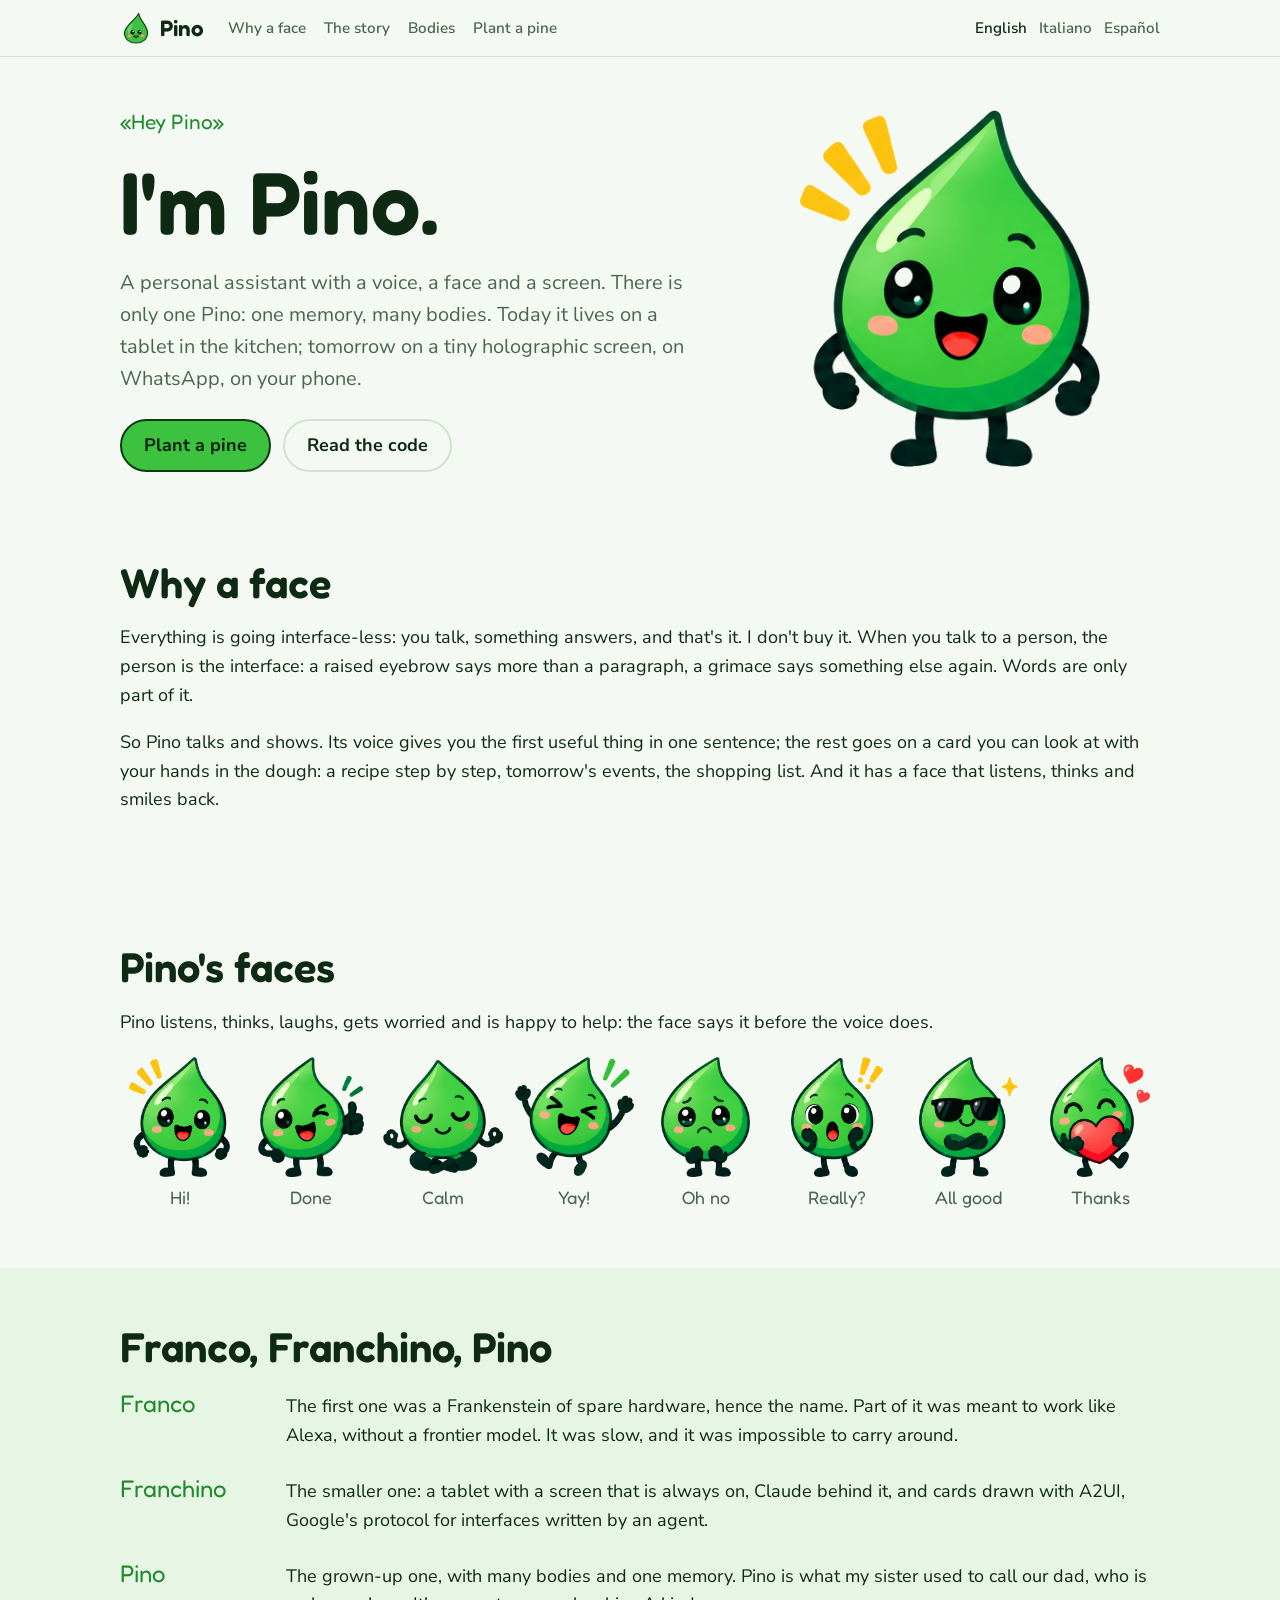
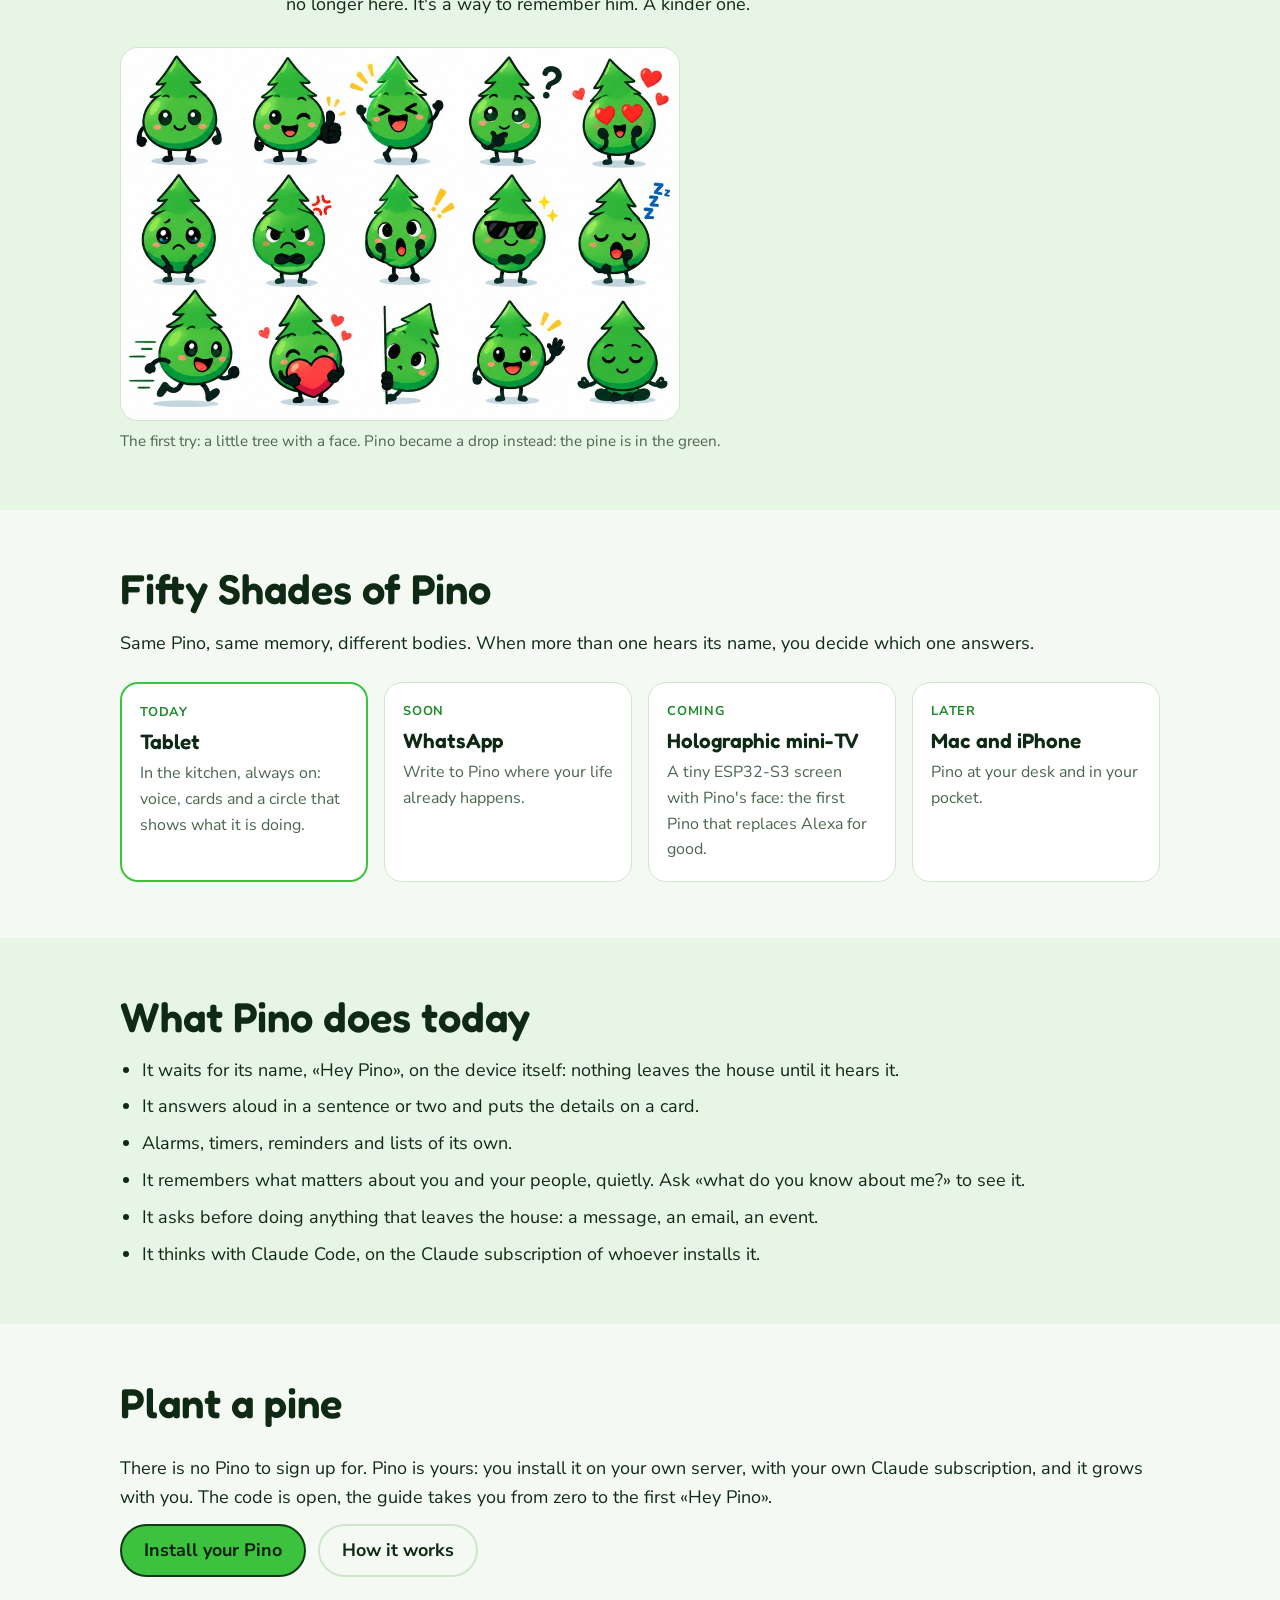
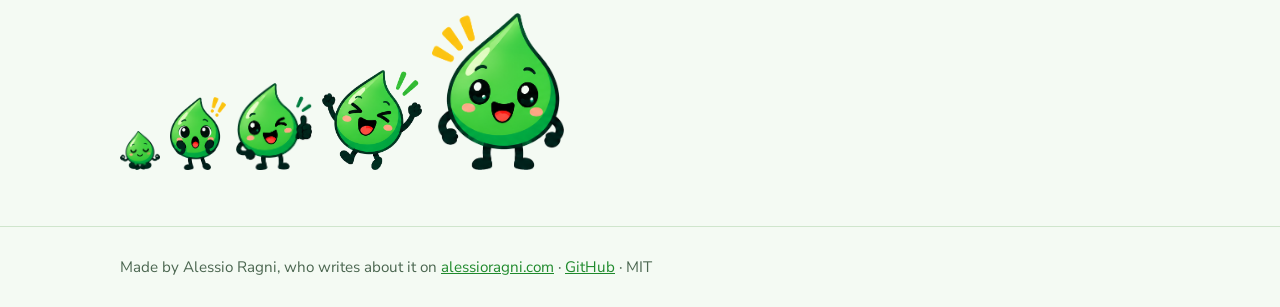
<file: site/index.html>
<!doctype html>
<html lang="en">
<head>
<meta charset="utf-8">
<meta name="viewport" content="width=device-width, initial-scale=1, viewport-fit=cover">
<title>Pino</title>
<meta name="description" content="Pino is a personal assistant with a voice, a face and a screen. One Pino, one memory, many bodies.">
<meta property="og:title" content="Pino">
<meta property="og:description" content="Pino is a personal assistant with a voice, a face and a screen. One Pino, one memory, many bodies.">
<meta property="og:image" content="https://iampino.com/pino.png">
<meta name="twitter:card" content="summary_large_image">
<link rel="alternate" hreflang="en" href="https://iampino.com/">
<link rel="alternate" hreflang="it" href="https://iampino.com/it/">
<link rel="alternate" hreflang="es" href="https://iampino.com/es/">
<link rel="icon" href="pino.svg" type="image/svg+xml">
<link rel="preconnect" href="https://fonts.googleapis.com">
<link rel="stylesheet" href="https://fonts.googleapis.com/css2?family=Fredoka:wght@500;600&family=Nunito+Sans:wght@400;600;700&display=swap">
<link rel="stylesheet" href="style.css">
</head>
<body>
<header class="top"><div class="wrap bar">
  <a class="brand" href=""><img src="pino.svg" alt="" width="32" height="32"> Pino</a>
  <nav><a href="#why">Why a face</a><a href="#story">The story</a><a href="#bodies">Bodies</a><a href="#plant">Plant a pine</a></nav>
  <div class="langs"><a href="" hreflang="en" aria-current="page">English</a> <a href="it/" hreflang="it">Italiano</a> <a href="es/" hreflang="es">Español</a></div>
</div></header>

<main>
<section class="hero"><div class="wrap hero-grid">
  <div class="hero-text">
    <p class="kicker">«Hey Pino»</p>
    <h1>I'm Pino.</h1>
    <p class="lead">A personal assistant with a voice, a face and a screen. There is only one Pino: one memory, many bodies. Today it lives on a tablet in the kitchen; tomorrow on a tiny holographic screen, on WhatsApp, on your phone.</p>
    <p class="ctas"><a class="btn" href="#plant">Plant a pine</a><a class="btn ghost" href="https://github.com/alessio-ragni/pino">Read the code</a></p>
  </div>
  <div class="hero-pino"><img src="img/pino-hello.png" alt="Pino" width="315" height="389"></div>
</div></section>

<section id="why"><div class="wrap"><h2>Why a face</h2><p>Everything is going interface-less: you talk, something answers, and that's it. I don't buy it. When you talk to a person, the person is the interface: a raised eyebrow says more than a paragraph, a grimace says something else again. Words are only part of it.</p><p>So Pino talks and shows. Its voice gives you the first useful thing in one sentence; the rest goes on a card you can look at with your hands in the dough: a recipe step by step, tomorrow's events, the shopping list. And it has a face that listens, thinks and smiles back.</p></div></section>

<section id="faces"><div class="wrap"><h2>Pino's faces</h2><p>Pino listens, thinks, laughs, gets worried and is happy to help: the face says it before the voice does.</p><div class="faces"><figure><img src="img/pino-hello.png" alt="Pino: Hi!" loading="lazy"><figcaption>Hi!</figcaption></figure><figure><img src="img/pino-thumbsup.png" alt="Pino: Done" loading="lazy"><figcaption>Done</figcaption></figure><figure><img src="img/pino-calm.png" alt="Pino: Calm" loading="lazy"><figcaption>Calm</figcaption></figure><figure><img src="img/pino-joy.png" alt="Pino: Yay!" loading="lazy"><figcaption>Yay!</figcaption></figure><figure><img src="img/pino-sad.png" alt="Pino: Oh no" loading="lazy"><figcaption>Oh no</figcaption></figure><figure><img src="img/pino-wow.png" alt="Pino: Really?" loading="lazy"><figcaption>Really?</figcaption></figure><figure><img src="img/pino-cool.png" alt="Pino: All good" loading="lazy"><figcaption>All good</figcaption></figure><figure><img src="img/pino-love.png" alt="Pino: Thanks" loading="lazy"><figcaption>Thanks</figcaption></figure></div></div></section>

<section id="story" class="tint"><div class="wrap"><h2>Franco, Franchino, Pino</h2><ol class="story"><li><span class="step">Franco</span><p>The first one was a Frankenstein of spare hardware, hence the name. Part of it was meant to work like Alexa, without a frontier model. It was slow, and it was impossible to carry around.</p></li><li><span class="step">Franchino</span><p>The smaller one: a tablet with a screen that is always on, Claude behind it, and cards drawn with A2UI, Google's protocol for interfaces written by an agent.</p></li><li><span class="step">Pino</span><p>The grown-up one, with many bodies and one memory. Pino is what my sister used to call our dad, who is no longer here. It's a way to remember him. A kinder one.</p></li></ol>
<figure class="first-try"><img src="img/first-try.jpg" alt="" loading="lazy"><figcaption>The first try: a little tree with a face. Pino became a drop instead: the pine is in the green.</figcaption></figure></div></section>

<section id="bodies"><div class="wrap"><h2>Fifty Shades of Pino</h2><p>Same Pino, same memory, different bodies. When more than one hears its name, you decide which one answers.</p><div class="bodies"><article class="body now"><span class="when">Today</span><h3>Tablet</h3><p>In the kitchen, always on: voice, cards and a circle that shows what it is doing.</p></article><article class="body"><span class="when">Soon</span><h3>WhatsApp</h3><p>Write to Pino where your life already happens.</p></article><article class="body"><span class="when">Coming</span><h3>Holographic mini-TV</h3><p>A tiny ESP32-S3 screen with Pino's face: the first Pino that replaces Alexa for good.</p></article><article class="body"><span class="when">Later</span><h3>Mac and iPhone</h3><p>Pino at your desk and in your pocket.</p></article></div></div></section>

<section class="tint"><div class="wrap"><h2>What Pino does today</h2><ul class="does"><li>It waits for its name, «Hey Pino», on the device itself: nothing leaves the house until it hears it.</li><li>It answers aloud in a sentence or two and puts the details on a card.</li><li>Alarms, timers, reminders and lists of its own.</li><li>It remembers what matters about you and your people, quietly. Ask «what do you know about me?» to see it.</li><li>It asks before doing anything that leaves the house: a message, an email, an event.</li><li>It thinks with Claude Code, on the Claude subscription of whoever installs it.</li></ul></div></section>

<section id="plant"><div class="wrap plant">
  <h2>Plant a pine</h2>
  <p>There is no Pino to sign up for. Pino is yours: you install it on your own server, with your own Claude subscription, and it grows with you. The code is open, the guide takes you from zero to the first «Hey Pino».</p>
  <p class="ctas"><a class="btn" href="https://github.com/alessio-ragni/pino/blob/main/docs/deployment.md">Install your Pino</a><a class="btn ghost" href="https://github.com/alessio-ragni/pino/blob/main/docs/how-it-works.md">How it works</a></p>
  <div class="forest" aria-hidden="true"><img src="img/pino-calm.png" alt=""><img src="img/pino-wow.png" alt=""><img src="img/pino-thumbsup.png" alt=""><img src="img/pino-joy.png" alt=""><img src="img/pino-hello.png" alt=""></div>
</div></section>
</main>

<footer><div class="wrap">Made by Alessio Ragni, who writes about it on <a href="https://alessioragni.com">alessioragni.com</a> · <a href="https://github.com/alessio-ragni/pino">GitHub</a> · MIT</div></footer>
</body>
</html>
</file>
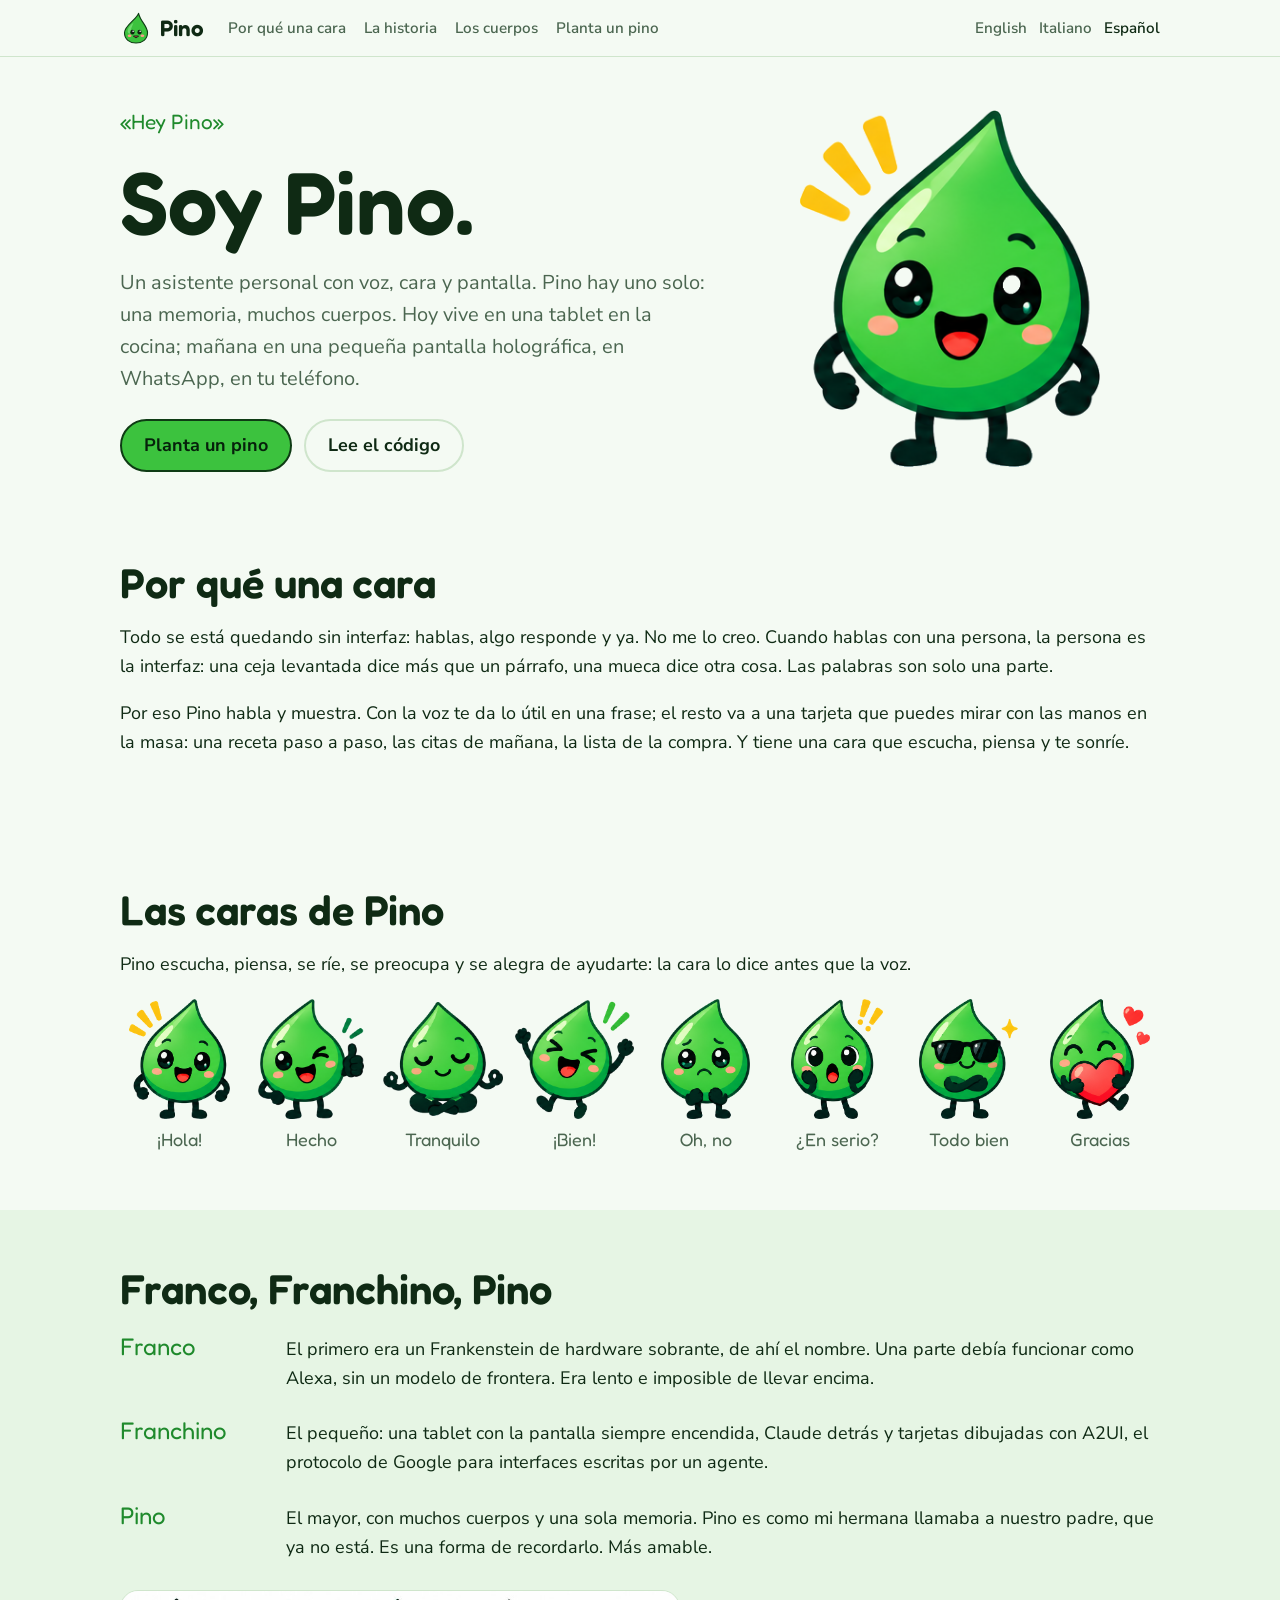
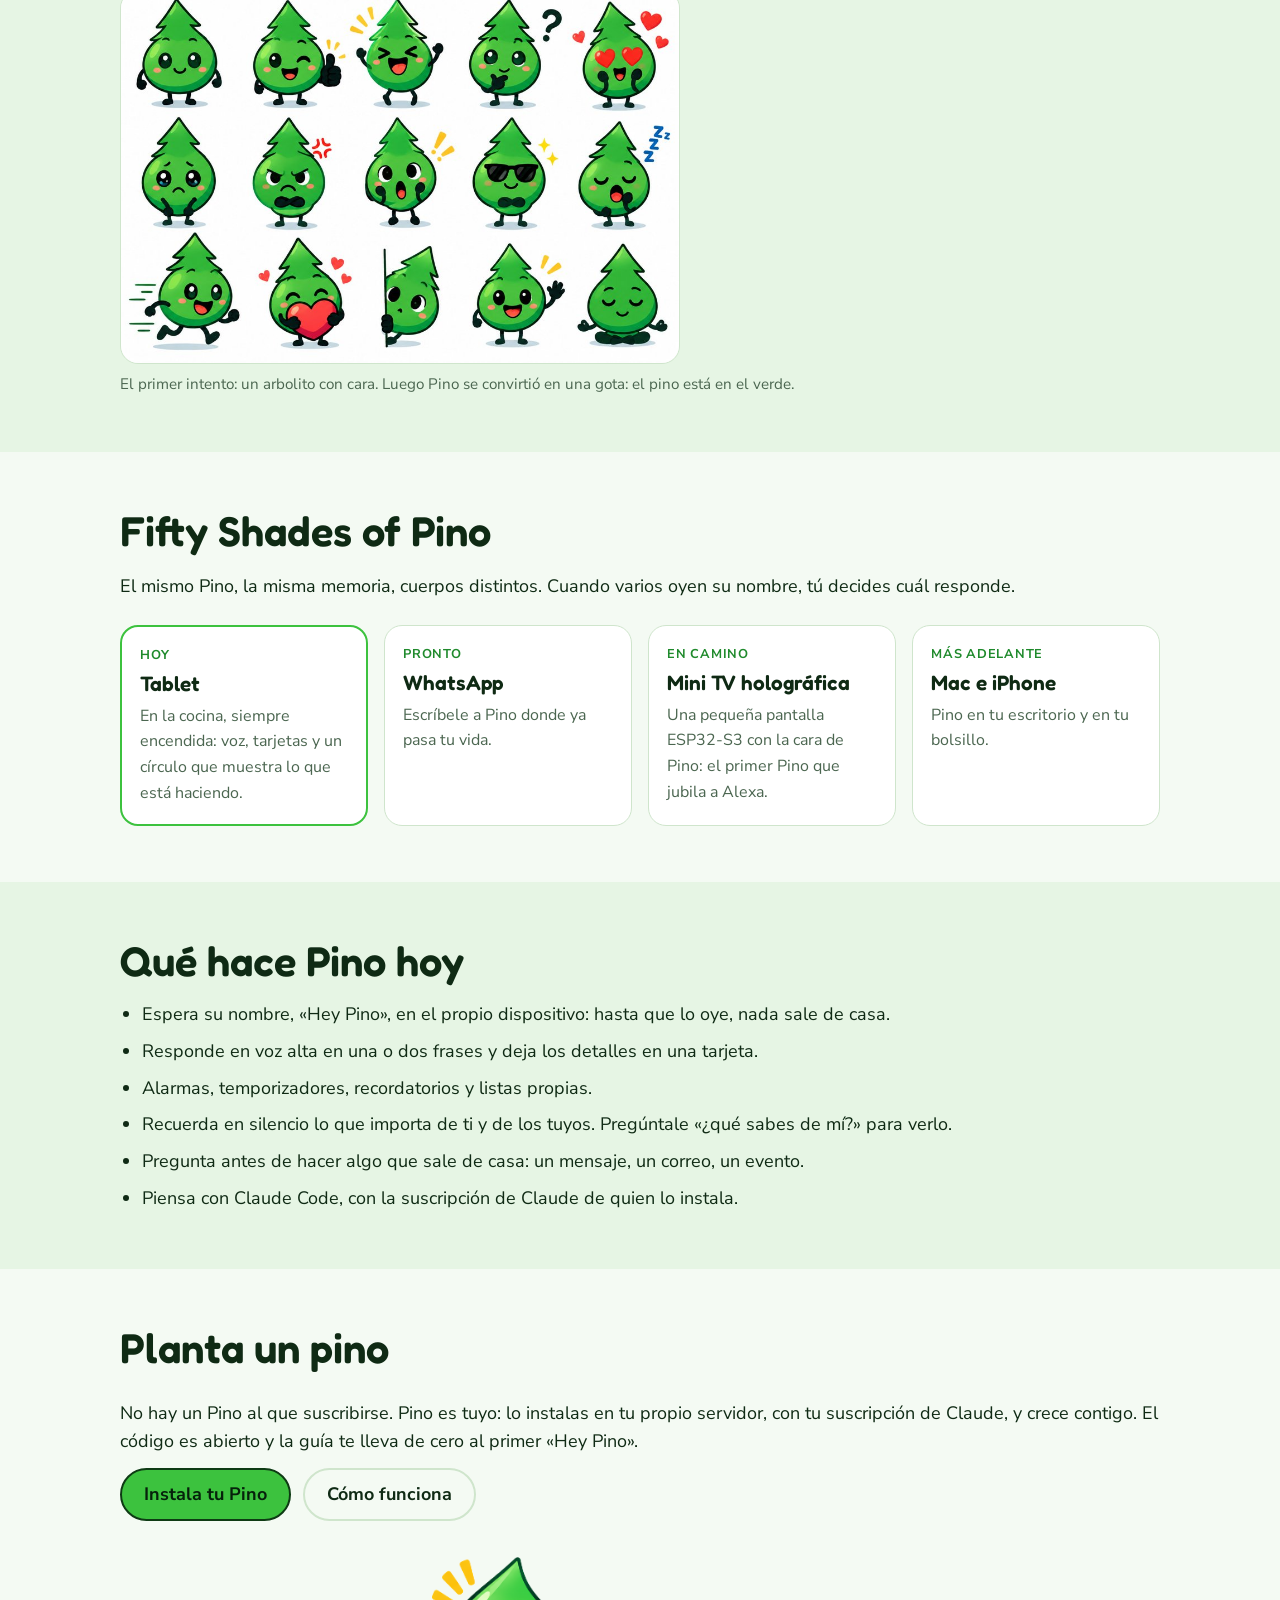
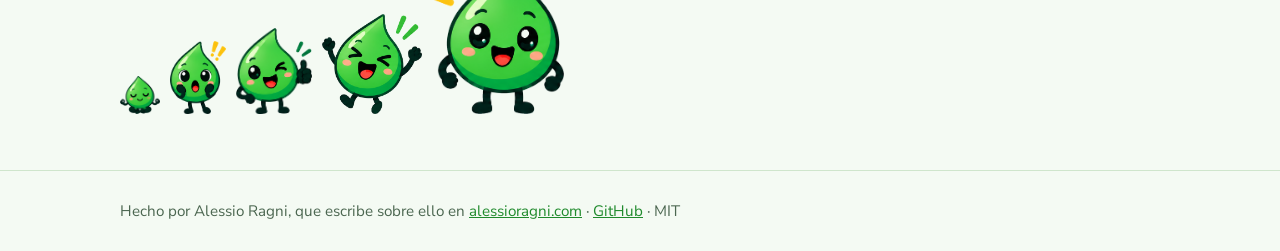
<file: site/es/index.html>
<!doctype html>
<html lang="es">
<head>
<meta charset="utf-8">
<meta name="viewport" content="width=device-width, initial-scale=1, viewport-fit=cover">
<title>Pino</title>
<meta name="description" content="Pino es un asistente personal con voz, cara y pantalla. Un solo Pino, una sola memoria, muchos cuerpos.">
<meta property="og:title" content="Pino">
<meta property="og:description" content="Pino es un asistente personal con voz, cara y pantalla. Un solo Pino, una sola memoria, muchos cuerpos.">
<meta property="og:image" content="https://iampino.com/pino.png">
<meta name="twitter:card" content="summary_large_image">
<link rel="alternate" hreflang="en" href="https://iampino.com/">
<link rel="alternate" hreflang="it" href="https://iampino.com/it/">
<link rel="alternate" hreflang="es" href="https://iampino.com/es/">
<link rel="icon" href="../pino.svg" type="image/svg+xml">
<link rel="preconnect" href="https://fonts.googleapis.com">
<link rel="stylesheet" href="https://fonts.googleapis.com/css2?family=Fredoka:wght@500;600&family=Nunito+Sans:wght@400;600;700&display=swap">
<link rel="stylesheet" href="../style.css">
</head>
<body>
<header class="top"><div class="wrap bar">
  <a class="brand" href="../es/"><img src="../pino.svg" alt="" width="32" height="32"> Pino</a>
  <nav><a href="#why">Por qué una cara</a><a href="#story">La historia</a><a href="#bodies">Los cuerpos</a><a href="#plant">Planta un pino</a></nav>
  <div class="langs"><a href="../" hreflang="en">English</a> <a href="../it/" hreflang="it">Italiano</a> <a href="../es/" hreflang="es" aria-current="page">Español</a></div>
</div></header>

<main>
<section class="hero"><div class="wrap hero-grid">
  <div class="hero-text">
    <p class="kicker">«Hey Pino»</p>
    <h1>Soy Pino.</h1>
    <p class="lead">Un asistente personal con voz, cara y pantalla. Pino hay uno solo: una memoria, muchos cuerpos. Hoy vive en una tablet en la cocina; mañana en una pequeña pantalla holográfica, en WhatsApp, en tu teléfono.</p>
    <p class="ctas"><a class="btn" href="#plant">Planta un pino</a><a class="btn ghost" href="https://github.com/alessio-ragni/pino">Lee el código</a></p>
  </div>
  <div class="hero-pino"><img src="../img/pino-hello.png" alt="Pino" width="315" height="389"></div>
</div></section>

<section id="why"><div class="wrap"><h2>Por qué una cara</h2><p>Todo se está quedando sin interfaz: hablas, algo responde y ya. No me lo creo. Cuando hablas con una persona, la persona es la interfaz: una ceja levantada dice más que un párrafo, una mueca dice otra cosa. Las palabras son solo una parte.</p><p>Por eso Pino habla y muestra. Con la voz te da lo útil en una frase; el resto va a una tarjeta que puedes mirar con las manos en la masa: una receta paso a paso, las citas de mañana, la lista de la compra. Y tiene una cara que escucha, piensa y te sonríe.</p></div></section>

<section id="faces"><div class="wrap"><h2>Las caras de Pino</h2><p>Pino escucha, piensa, se ríe, se preocupa y se alegra de ayudarte: la cara lo dice antes que la voz.</p><div class="faces"><figure><img src="../img/pino-hello.png" alt="Pino: ¡Hola!" loading="lazy"><figcaption>¡Hola!</figcaption></figure><figure><img src="../img/pino-thumbsup.png" alt="Pino: Hecho" loading="lazy"><figcaption>Hecho</figcaption></figure><figure><img src="../img/pino-calm.png" alt="Pino: Tranquilo" loading="lazy"><figcaption>Tranquilo</figcaption></figure><figure><img src="../img/pino-joy.png" alt="Pino: ¡Bien!" loading="lazy"><figcaption>¡Bien!</figcaption></figure><figure><img src="../img/pino-sad.png" alt="Pino: Oh, no" loading="lazy"><figcaption>Oh, no</figcaption></figure><figure><img src="../img/pino-wow.png" alt="Pino: ¿En serio?" loading="lazy"><figcaption>¿En serio?</figcaption></figure><figure><img src="../img/pino-cool.png" alt="Pino: Todo bien" loading="lazy"><figcaption>Todo bien</figcaption></figure><figure><img src="../img/pino-love.png" alt="Pino: Gracias" loading="lazy"><figcaption>Gracias</figcaption></figure></div></div></section>

<section id="story" class="tint"><div class="wrap"><h2>Franco, Franchino, Pino</h2><ol class="story"><li><span class="step">Franco</span><p>El primero era un Frankenstein de hardware sobrante, de ahí el nombre. Una parte debía funcionar como Alexa, sin un modelo de frontera. Era lento e imposible de llevar encima.</p></li><li><span class="step">Franchino</span><p>El pequeño: una tablet con la pantalla siempre encendida, Claude detrás y tarjetas dibujadas con A2UI, el protocolo de Google para interfaces escritas por un agente.</p></li><li><span class="step">Pino</span><p>El mayor, con muchos cuerpos y una sola memoria. Pino es como mi hermana llamaba a nuestro padre, que ya no está. Es una forma de recordarlo. Más amable.</p></li></ol>
<figure class="first-try"><img src="../img/first-try.jpg" alt="" loading="lazy"><figcaption>El primer intento: un arbolito con cara. Luego Pino se convirtió en una gota: el pino está en el verde.</figcaption></figure></div></section>

<section id="bodies"><div class="wrap"><h2>Fifty Shades of Pino</h2><p>El mismo Pino, la misma memoria, cuerpos distintos. Cuando varios oyen su nombre, tú decides cuál responde.</p><div class="bodies"><article class="body now"><span class="when">Hoy</span><h3>Tablet</h3><p>En la cocina, siempre encendida: voz, tarjetas y un círculo que muestra lo que está haciendo.</p></article><article class="body"><span class="when">Pronto</span><h3>WhatsApp</h3><p>Escríbele a Pino donde ya pasa tu vida.</p></article><article class="body"><span class="when">En camino</span><h3>Mini TV holográfica</h3><p>Una pequeña pantalla ESP32-S3 con la cara de Pino: el primer Pino que jubila a Alexa.</p></article><article class="body"><span class="when">Más adelante</span><h3>Mac e iPhone</h3><p>Pino en tu escritorio y en tu bolsillo.</p></article></div></div></section>

<section class="tint"><div class="wrap"><h2>Qué hace Pino hoy</h2><ul class="does"><li>Espera su nombre, «Hey Pino», en el propio dispositivo: hasta que lo oye, nada sale de casa.</li><li>Responde en voz alta en una o dos frases y deja los detalles en una tarjeta.</li><li>Alarmas, temporizadores, recordatorios y listas propias.</li><li>Recuerda en silencio lo que importa de ti y de los tuyos. Pregúntale «¿qué sabes de mí?» para verlo.</li><li>Pregunta antes de hacer algo que sale de casa: un mensaje, un correo, un evento.</li><li>Piensa con Claude Code, con la suscripción de Claude de quien lo instala.</li></ul></div></section>

<section id="plant"><div class="wrap plant">
  <h2>Planta un pino</h2>
  <p>No hay un Pino al que suscribirse. Pino es tuyo: lo instalas en tu propio servidor, con tu suscripción de Claude, y crece contigo. El código es abierto y la guía te lleva de cero al primer «Hey Pino».</p>
  <p class="ctas"><a class="btn" href="https://github.com/alessio-ragni/pino/blob/main/docs/deployment.md">Instala tu Pino</a><a class="btn ghost" href="https://github.com/alessio-ragni/pino/blob/main/docs/how-it-works.md">Cómo funciona</a></p>
  <div class="forest" aria-hidden="true"><img src="../img/pino-calm.png" alt=""><img src="../img/pino-wow.png" alt=""><img src="../img/pino-thumbsup.png" alt=""><img src="../img/pino-joy.png" alt=""><img src="../img/pino-hello.png" alt=""></div>
</div></section>
</main>

<footer><div class="wrap">Hecho por Alessio Ragni, que escribe sobre ello en <a href="https://alessioragni.com">alessioragni.com</a> · <a href="https://github.com/alessio-ragni/pino">GitHub</a> · MIT</div></footer>
</body>
</html>
</file>
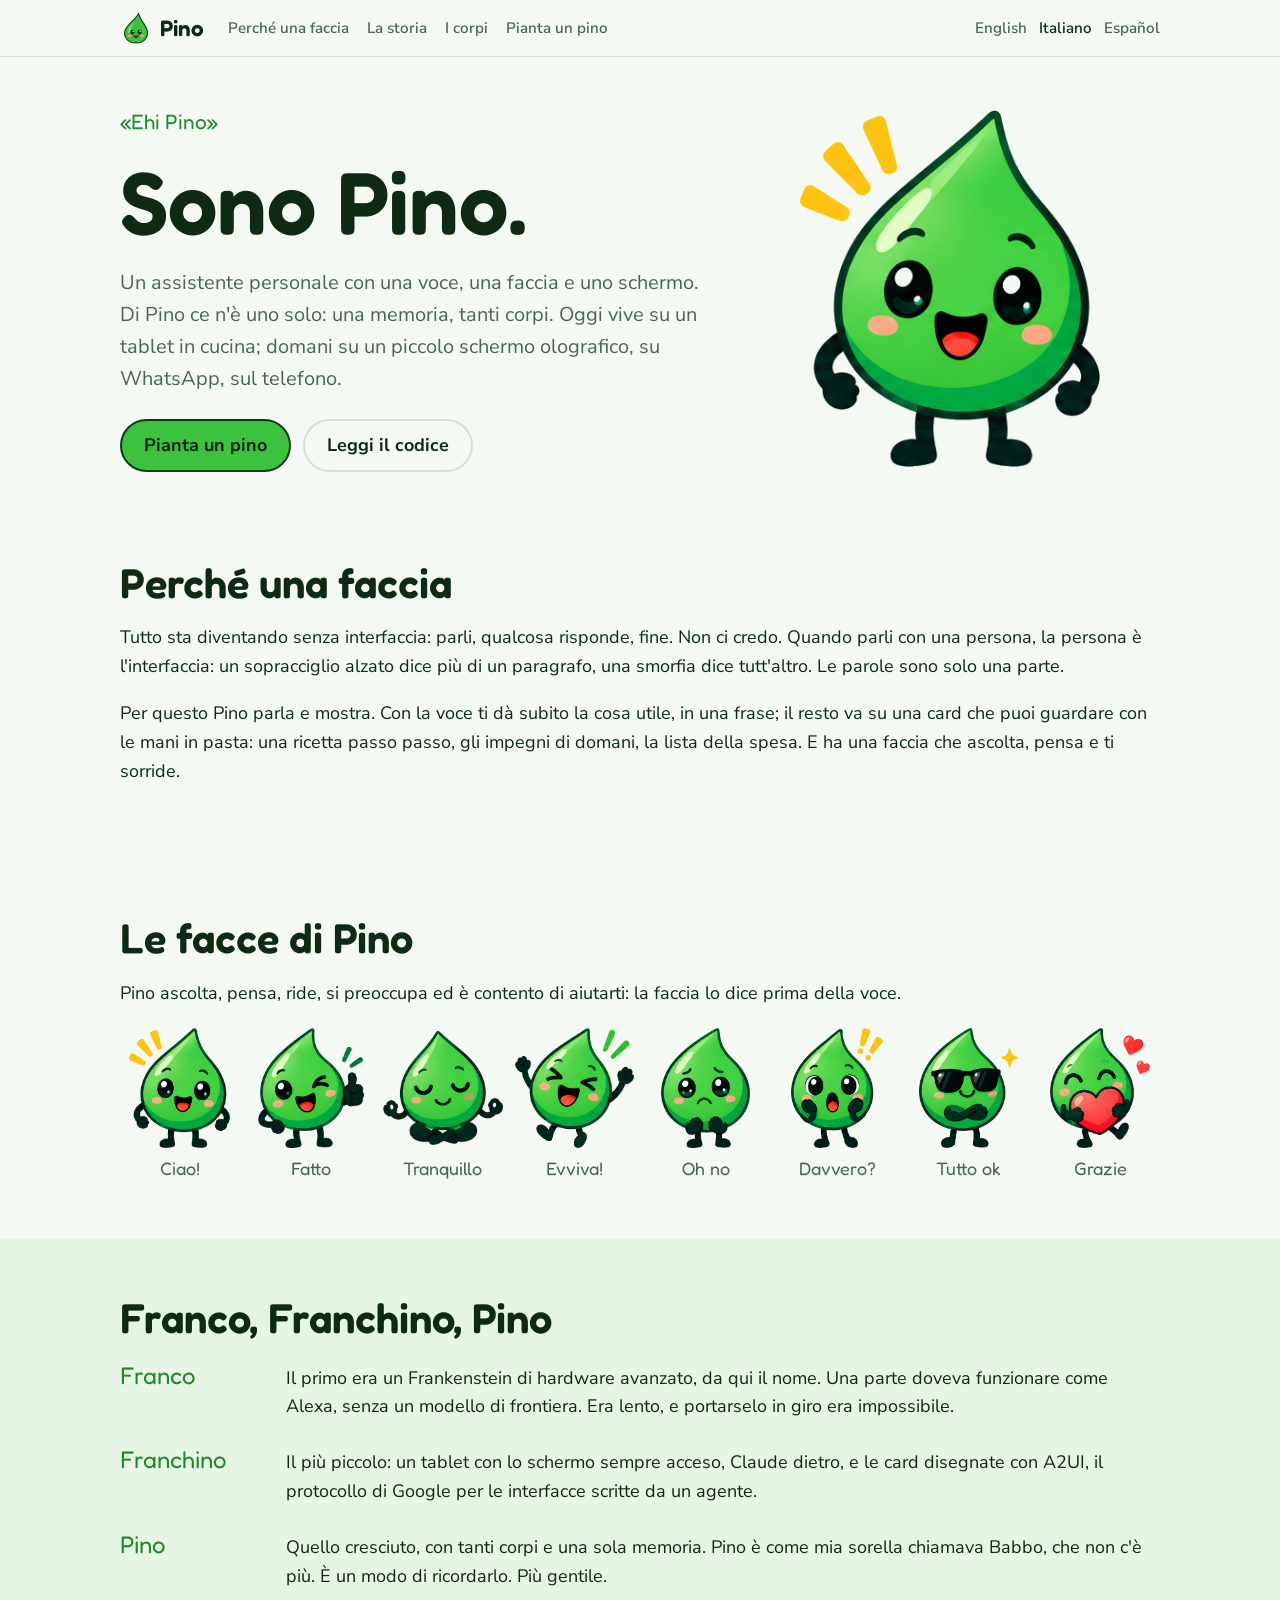
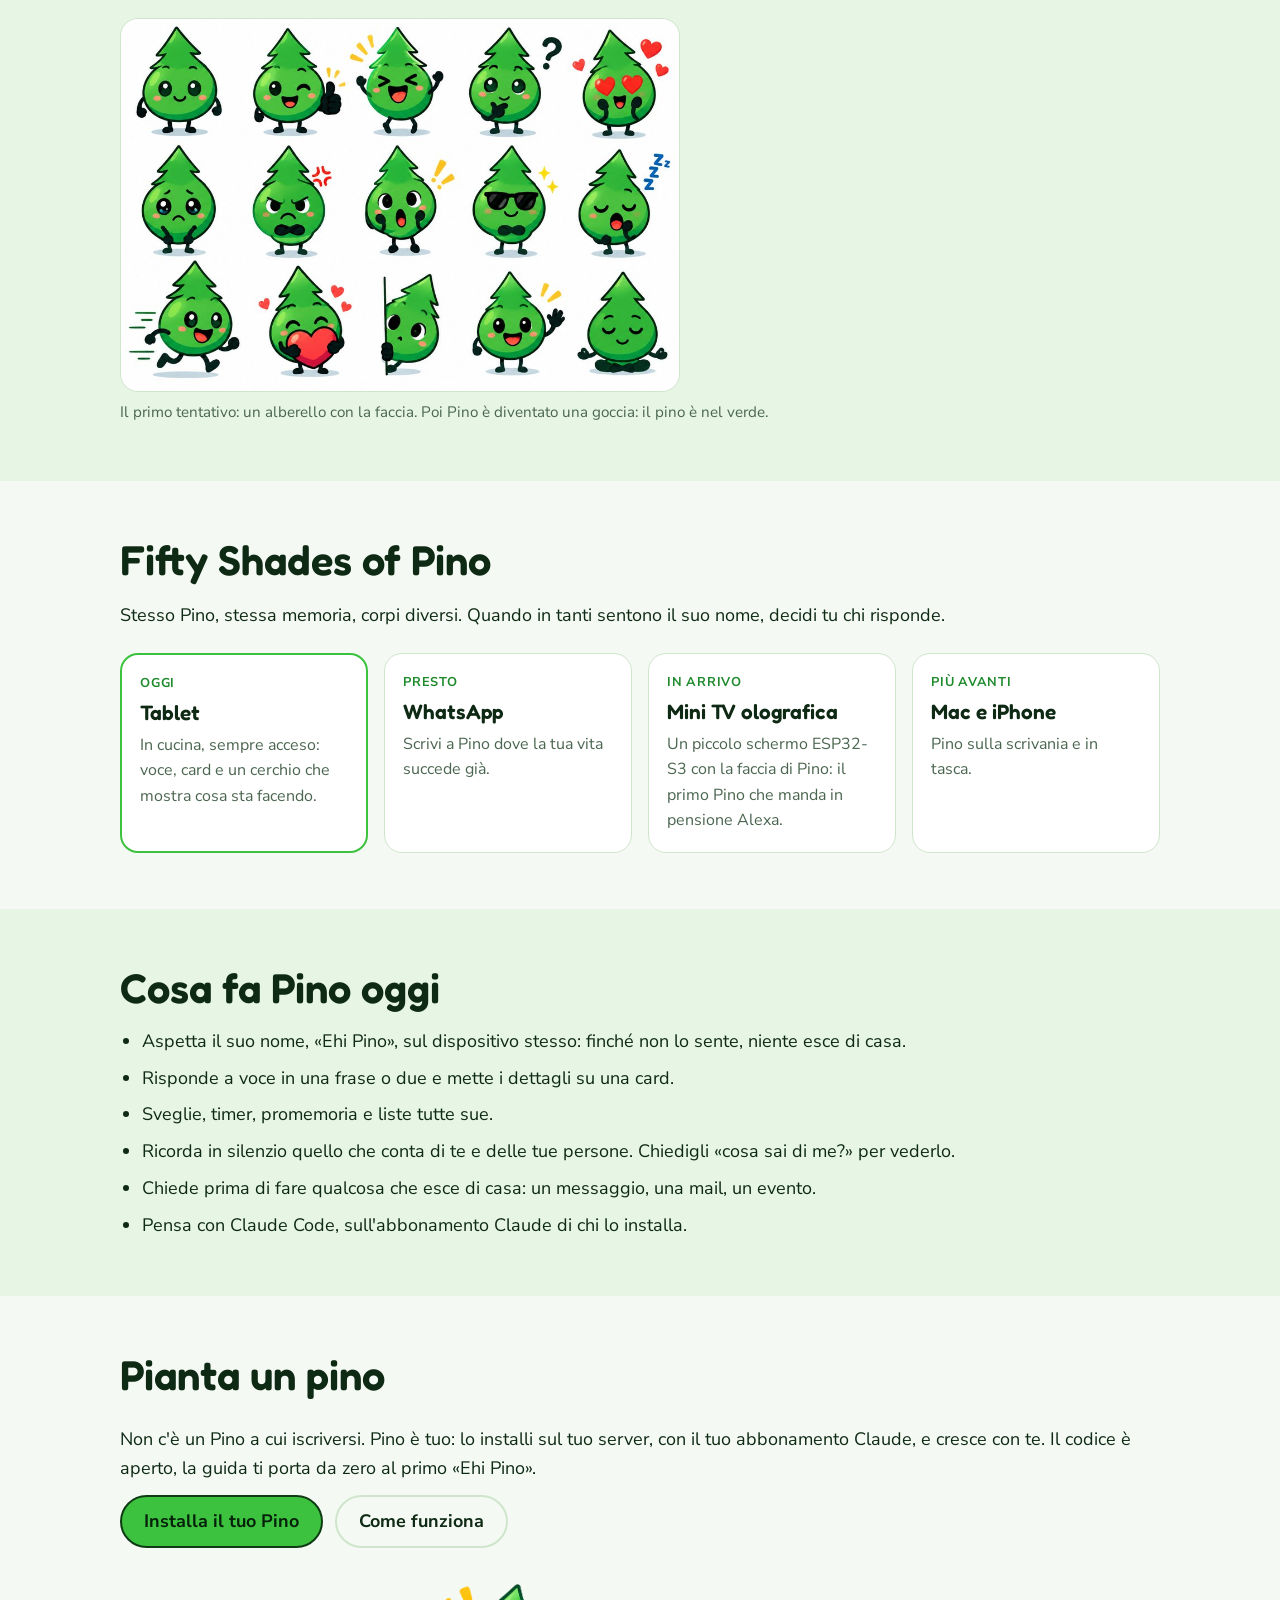
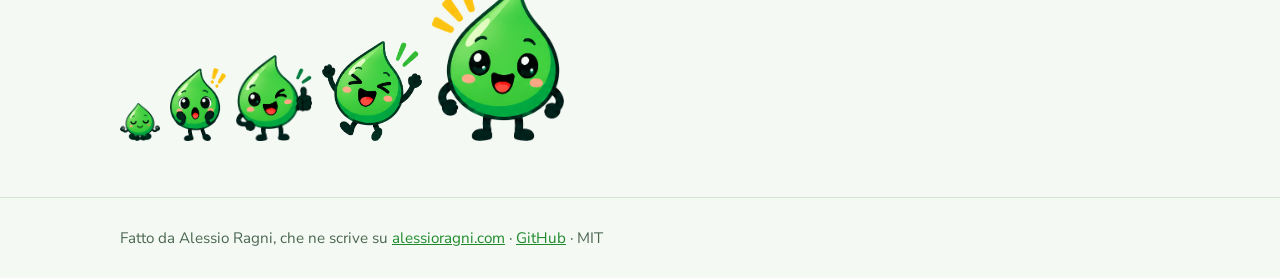
<file: site/it/index.html>
<!doctype html>
<html lang="it">
<head>
<meta charset="utf-8">
<meta name="viewport" content="width=device-width, initial-scale=1, viewport-fit=cover">
<title>Pino</title>
<meta name="description" content="Pino è un assistente personale con una voce, una faccia e uno schermo. Un solo Pino, una sola memoria, tanti corpi.">
<meta property="og:title" content="Pino">
<meta property="og:description" content="Pino è un assistente personale con una voce, una faccia e uno schermo. Un solo Pino, una sola memoria, tanti corpi.">
<meta property="og:image" content="https://iampino.com/pino.png">
<meta name="twitter:card" content="summary_large_image">
<link rel="alternate" hreflang="en" href="https://iampino.com/">
<link rel="alternate" hreflang="it" href="https://iampino.com/it/">
<link rel="alternate" hreflang="es" href="https://iampino.com/es/">
<link rel="icon" href="../pino.svg" type="image/svg+xml">
<link rel="preconnect" href="https://fonts.googleapis.com">
<link rel="stylesheet" href="https://fonts.googleapis.com/css2?family=Fredoka:wght@500;600&family=Nunito+Sans:wght@400;600;700&display=swap">
<link rel="stylesheet" href="../style.css">
</head>
<body>
<header class="top"><div class="wrap bar">
  <a class="brand" href="../it/"><img src="../pino.svg" alt="" width="32" height="32"> Pino</a>
  <nav><a href="#why">Perché una faccia</a><a href="#story">La storia</a><a href="#bodies">I corpi</a><a href="#plant">Pianta un pino</a></nav>
  <div class="langs"><a href="../" hreflang="en">English</a> <a href="../it/" hreflang="it" aria-current="page">Italiano</a> <a href="../es/" hreflang="es">Español</a></div>
</div></header>

<main>
<section class="hero"><div class="wrap hero-grid">
  <div class="hero-text">
    <p class="kicker">«Ehi Pino»</p>
    <h1>Sono Pino.</h1>
    <p class="lead">Un assistente personale con una voce, una faccia e uno schermo. Di Pino ce n'è uno solo: una memoria, tanti corpi. Oggi vive su un tablet in cucina; domani su un piccolo schermo olografico, su WhatsApp, sul telefono.</p>
    <p class="ctas"><a class="btn" href="#plant">Pianta un pino</a><a class="btn ghost" href="https://github.com/alessio-ragni/pino">Leggi il codice</a></p>
  </div>
  <div class="hero-pino"><img src="../img/pino-hello.png" alt="Pino" width="315" height="389"></div>
</div></section>

<section id="why"><div class="wrap"><h2>Perché una faccia</h2><p>Tutto sta diventando senza interfaccia: parli, qualcosa risponde, fine. Non ci credo. Quando parli con una persona, la persona è l'interfaccia: un sopracciglio alzato dice più di un paragrafo, una smorfia dice tutt'altro. Le parole sono solo una parte.</p><p>Per questo Pino parla e mostra. Con la voce ti dà subito la cosa utile, in una frase; il resto va su una card che puoi guardare con le mani in pasta: una ricetta passo passo, gli impegni di domani, la lista della spesa. E ha una faccia che ascolta, pensa e ti sorride.</p></div></section>

<section id="faces"><div class="wrap"><h2>Le facce di Pino</h2><p>Pino ascolta, pensa, ride, si preoccupa ed è contento di aiutarti: la faccia lo dice prima della voce.</p><div class="faces"><figure><img src="../img/pino-hello.png" alt="Pino: Ciao!" loading="lazy"><figcaption>Ciao!</figcaption></figure><figure><img src="../img/pino-thumbsup.png" alt="Pino: Fatto" loading="lazy"><figcaption>Fatto</figcaption></figure><figure><img src="../img/pino-calm.png" alt="Pino: Tranquillo" loading="lazy"><figcaption>Tranquillo</figcaption></figure><figure><img src="../img/pino-joy.png" alt="Pino: Evviva!" loading="lazy"><figcaption>Evviva!</figcaption></figure><figure><img src="../img/pino-sad.png" alt="Pino: Oh no" loading="lazy"><figcaption>Oh no</figcaption></figure><figure><img src="../img/pino-wow.png" alt="Pino: Davvero?" loading="lazy"><figcaption>Davvero?</figcaption></figure><figure><img src="../img/pino-cool.png" alt="Pino: Tutto ok" loading="lazy"><figcaption>Tutto ok</figcaption></figure><figure><img src="../img/pino-love.png" alt="Pino: Grazie" loading="lazy"><figcaption>Grazie</figcaption></figure></div></div></section>

<section id="story" class="tint"><div class="wrap"><h2>Franco, Franchino, Pino</h2><ol class="story"><li><span class="step">Franco</span><p>Il primo era un Frankenstein di hardware avanzato, da qui il nome. Una parte doveva funzionare come Alexa, senza un modello di frontiera. Era lento, e portarselo in giro era impossibile.</p></li><li><span class="step">Franchino</span><p>Il più piccolo: un tablet con lo schermo sempre acceso, Claude dietro, e le card disegnate con A2UI, il protocollo di Google per le interfacce scritte da un agente.</p></li><li><span class="step">Pino</span><p>Quello cresciuto, con tanti corpi e una sola memoria. Pino è come mia sorella chiamava Babbo, che non c'è più. È un modo di ricordarlo. Più gentile.</p></li></ol>
<figure class="first-try"><img src="../img/first-try.jpg" alt="" loading="lazy"><figcaption>Il primo tentativo: un alberello con la faccia. Poi Pino è diventato una goccia: il pino è nel verde.</figcaption></figure></div></section>

<section id="bodies"><div class="wrap"><h2>Fifty Shades of Pino</h2><p>Stesso Pino, stessa memoria, corpi diversi. Quando in tanti sentono il suo nome, decidi tu chi risponde.</p><div class="bodies"><article class="body now"><span class="when">Oggi</span><h3>Tablet</h3><p>In cucina, sempre acceso: voce, card e un cerchio che mostra cosa sta facendo.</p></article><article class="body"><span class="when">Presto</span><h3>WhatsApp</h3><p>Scrivi a Pino dove la tua vita succede già.</p></article><article class="body"><span class="when">In arrivo</span><h3>Mini TV olografica</h3><p>Un piccolo schermo ESP32-S3 con la faccia di Pino: il primo Pino che manda in pensione Alexa.</p></article><article class="body"><span class="when">Più avanti</span><h3>Mac e iPhone</h3><p>Pino sulla scrivania e in tasca.</p></article></div></div></section>

<section class="tint"><div class="wrap"><h2>Cosa fa Pino oggi</h2><ul class="does"><li>Aspetta il suo nome, «Ehi Pino», sul dispositivo stesso: finché non lo sente, niente esce di casa.</li><li>Risponde a voce in una frase o due e mette i dettagli su una card.</li><li>Sveglie, timer, promemoria e liste tutte sue.</li><li>Ricorda in silenzio quello che conta di te e delle tue persone. Chiedigli «cosa sai di me?» per vederlo.</li><li>Chiede prima di fare qualcosa che esce di casa: un messaggio, una mail, un evento.</li><li>Pensa con Claude Code, sull'abbonamento Claude di chi lo installa.</li></ul></div></section>

<section id="plant"><div class="wrap plant">
  <h2>Pianta un pino</h2>
  <p>Non c'è un Pino a cui iscriversi. Pino è tuo: lo installi sul tuo server, con il tuo abbonamento Claude, e cresce con te. Il codice è aperto, la guida ti porta da zero al primo «Ehi Pino».</p>
  <p class="ctas"><a class="btn" href="https://github.com/alessio-ragni/pino/blob/main/docs/deployment.md">Installa il tuo Pino</a><a class="btn ghost" href="https://github.com/alessio-ragni/pino/blob/main/docs/how-it-works.md">Come funziona</a></p>
  <div class="forest" aria-hidden="true"><img src="../img/pino-calm.png" alt=""><img src="../img/pino-wow.png" alt=""><img src="../img/pino-thumbsup.png" alt=""><img src="../img/pino-joy.png" alt=""><img src="../img/pino-hello.png" alt=""></div>
</div></section>
</main>

<footer><div class="wrap">Fatto da Alessio Ragni, che ne scrive su <a href="https://alessioragni.com">alessioragni.com</a> · <a href="https://github.com/alessio-ragni/pino">GitHub</a> · MIT</div></footer>
</body>
</html>
</file>
<file: site/style.css>
/* Layout: one 1080px column; paragraphs run the full width of it. */
:root{
  --bg:#f4faf3; --paper:#ffffff; --tint:#e6f5e4; --ink:#0f2a14; --muted:#4b6650; --line:#cfe5cc;
  --green:#3cc23e; --green-dark:#1f8a2c; --outline:#0e3b14;
  --display:"Fredoka","Nunito Sans",system-ui,sans-serif; --body:"Nunito Sans",system-ui,sans-serif;
}
@media (prefers-color-scheme: dark){:root{
  --bg:#0c160e; --paper:#122015; --tint:#13261a; --ink:#e4f3e4; --muted:#9ebfa2; --line:#21402a; --green-dark:#7fe08a;
  color-scheme:dark}}
*{box-sizing:border-box}
body{margin:0;background:var(--bg);color:var(--ink);font-family:var(--body);font-size:18px;line-height:1.6}
a{color:var(--green-dark)}
img{max-width:100%;height:auto}
.wrap{max-width:1080px;margin:0 auto;padding-left:max(20px,env(safe-area-inset-left,0px));padding-right:max(20px,env(safe-area-inset-right,0px))}
p,li{max-width:none}
h1,h2,h3{font-family:var(--display);font-weight:600;line-height:1.1;text-wrap:balance;margin:0}
h1{font-size:clamp(3rem,9vw,5.5rem)}
h2{font-size:clamp(1.8rem,4vw,2.6rem);margin-bottom:16px}
h3{font-size:1.3rem}
section{padding-block:56px}
section.tint{background:var(--tint)}
.top{position:sticky;top:0;z-index:5;background:color-mix(in srgb,var(--bg) 88%,transparent);backdrop-filter:blur(8px);border-bottom:1px solid var(--line)}
.bar{display:flex;align-items:center;gap:16px 24px;flex-wrap:wrap;padding-block:10px}
.brand{display:flex;align-items:center;gap:8px;font-family:var(--display);font-size:1.4rem;font-weight:600;color:var(--ink);text-decoration:none}
nav{display:flex;gap:18px;flex-wrap:wrap;flex:1}
nav a,.langs a{color:var(--muted);text-decoration:none;font-weight:600;font-size:.95rem}
nav a:hover,.langs a:hover,.langs a[aria-current]{color:var(--ink)}
.langs{display:flex;gap:12px}
.hero{padding-block:48px 32px}
.hero-grid{display:grid;grid-template-columns:1.4fr 1fr;gap:32px;align-items:center}
.hero-text{display:grid;gap:16px;min-width:0}
.kicker{font-family:var(--display);color:var(--green-dark);font-size:1.3rem;margin:0}
.lead{font-size:1.25rem;color:var(--muted);margin:0}
.hero-pino{display:grid;place-items:center}
.hero-pino img{width:min(300px,80%);animation:bob 4s ease-in-out infinite}
@keyframes bob{50%{transform:translateY(-10px) rotate(-2deg)}}
@media (prefers-reduced-motion:reduce){.hero-pino img{animation:none}}
.ctas{display:flex;gap:12px;flex-wrap:wrap;margin:8px 0 0}
.btn{display:inline-block;background:var(--green);color:#06210b;border:2px solid var(--outline);border-radius:999px;padding:10px 22px;font-weight:700;text-decoration:none}
.btn.ghost{background:transparent;color:var(--ink);border-color:var(--line)}
.btn:focus-visible,a:focus-visible{outline:3px solid var(--green);outline-offset:3px}
.story{list-style:none;margin:0;padding:0;display:grid;gap:20px}
.story li{display:grid;grid-template-columns:150px 1fr;gap:16px;align-items:baseline}
.story p{margin:0}
.step{font-family:var(--display);font-size:1.5rem;color:var(--green-dark)}
.bodies{display:grid;grid-template-columns:repeat(4,minmax(0,1fr));gap:16px;margin-top:24px}
.body{background:var(--paper);border:1px solid var(--line);border-radius:18px;padding:18px;display:grid;gap:8px;align-content:start}
.body.now{border:2px solid var(--green)}
.body p{margin:0;color:var(--muted);font-size:1rem}
.when{font-size:.8rem;font-weight:700;letter-spacing:.06em;text-transform:uppercase;color:var(--green-dark)}
.does{margin:0;padding-left:1.2em;display:grid;gap:8px}
.faces{display:grid;grid-template-columns:repeat(8,minmax(0,1fr));gap:12px;margin-top:20px}
.faces figure{margin:0;display:grid;gap:6px;justify-items:center;text-align:center}
.faces img{height:120px;width:auto;object-fit:contain;transition:transform .2s}
.faces figure:hover img{transform:translateY(-6px) rotate(-3deg)}
.faces figcaption{font-family:var(--display);color:var(--muted)}
.first-try{margin:28px 0 0;display:grid;gap:8px}
.first-try img{width:100%;max-width:560px;border-radius:18px;border:1px solid var(--line);background:#fff}
.first-try figcaption{color:var(--muted);font-size:.95rem}
.plant{display:grid;gap:12px}
.plant p{margin:0}
.forest{display:flex;align-items:flex-end;gap:10px;margin-top:24px}
.forest img{width:40px}
.forest img:nth-child(2){width:56px}.forest img:nth-child(3){width:76px}.forest img:nth-child(4){width:100px}.forest img:nth-child(5){width:132px}
footer{border-top:1px solid var(--line);padding-block:28px;color:var(--muted);font-size:.95rem}
@media (max-width:820px){
  .hero-grid{grid-template-columns:1fr}
  .hero-pino{order:-1}
  .hero-pino img{width:180px}
  .bodies{grid-template-columns:repeat(2,minmax(0,1fr))}
  .faces{grid-template-columns:repeat(4,minmax(0,1fr))}
  .faces img{height:96px}
  .story li{grid-template-columns:1fr;gap:4px}
  nav{display:none}
}
@media (max-width:460px){.bodies{grid-template-columns:1fr}}
</file>
